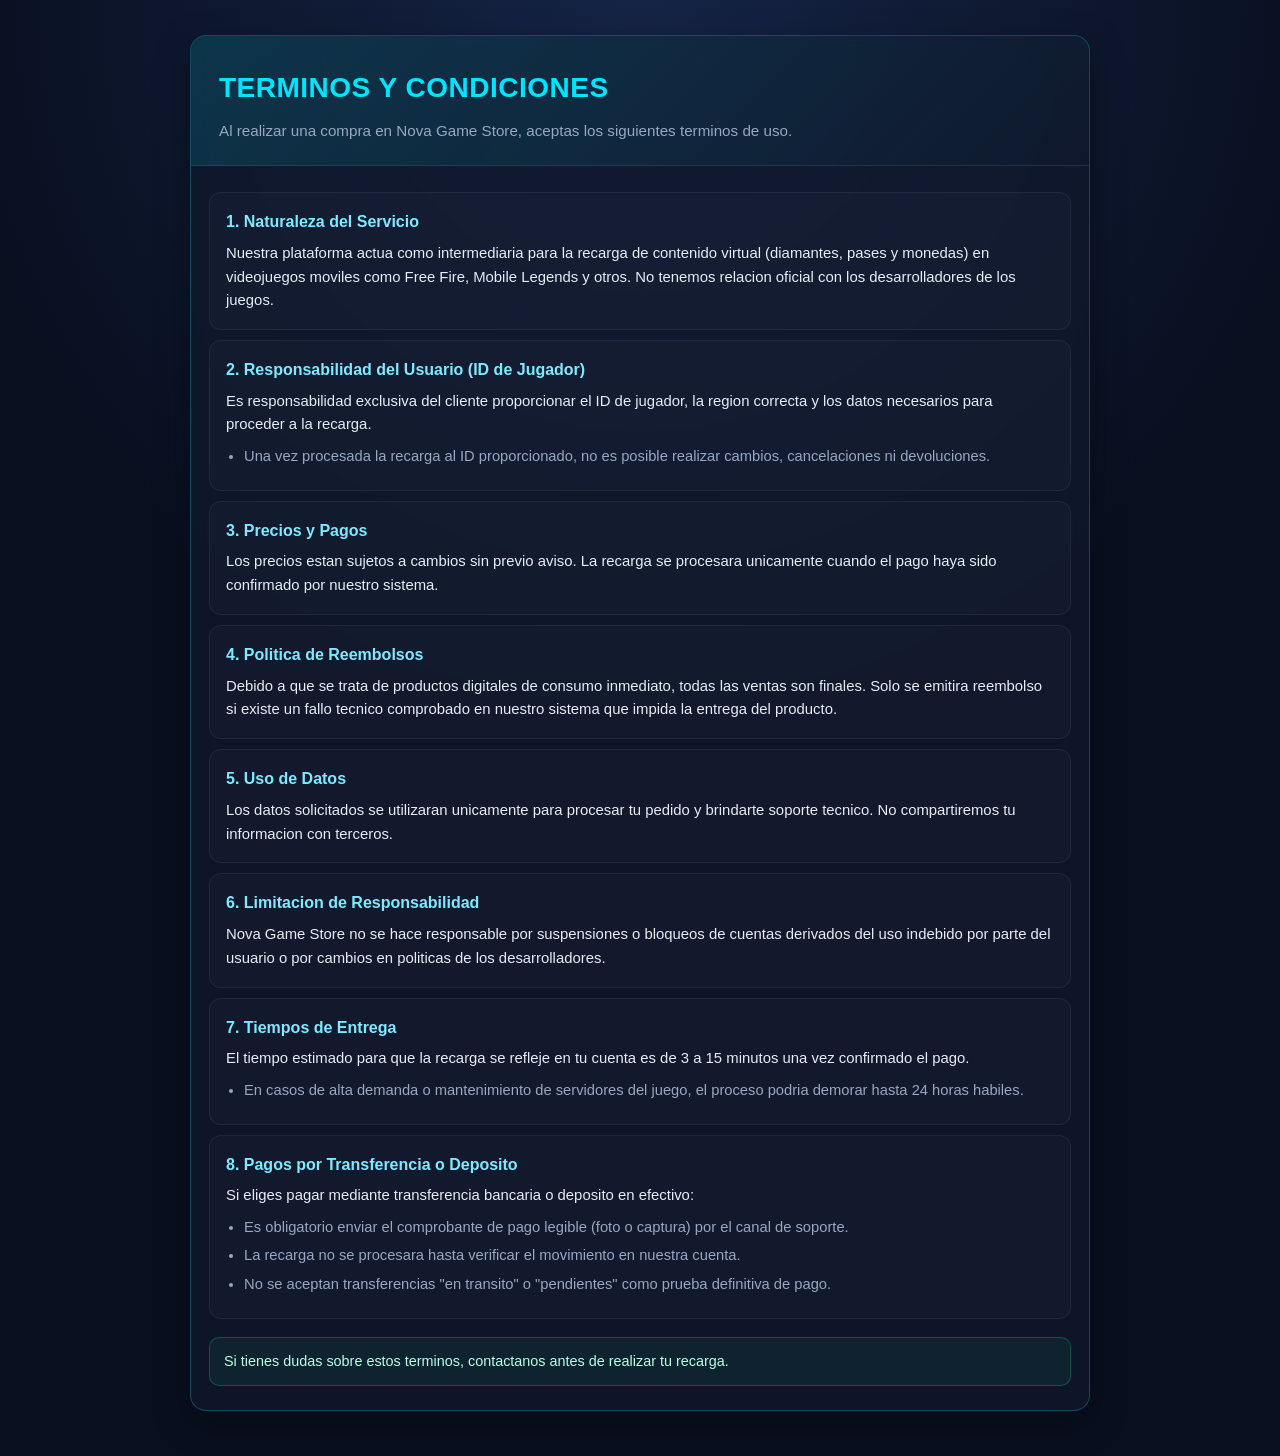
<file: terminos.html>
<!DOCTYPE html>
<html lang="es">

<head>
    <meta charset="UTF-8">
    <meta name="viewport" content="width=device-width, initial-scale=1.0">
    <title>Terminos y Condiciones de Uso</title>
    <style>
        :root {
            --bg: #090f1f;
            --bg-soft: #10182d;
            --card: rgba(16, 24, 45, 0.75);
            --primary: #00e5ff;
            --primary-soft: rgba(0, 229, 255, 0.25);
            --text: #e6edf7;
            --muted: #99a7c2;
            --ok: #11c881;
        }

        * {
            box-sizing: border-box;
            margin: 0;
            padding: 0;
        }

        body {
            font-family: "Segoe UI", Tahoma, Geneva, Verdana, sans-serif;
            background: radial-gradient(circle at top, #152446 0%, var(--bg) 45%);
            color: var(--text);
            min-height: 100vh;
            line-height: 1.6;
            padding: 22px 14px 40px;
        }

        .container {
            max-width: 900px;
            margin: 0 auto;
        }

        .card {
            background: var(--card);
            border: 1px solid var(--primary-soft);
            border-radius: 16px;
            box-shadow: 0 12px 35px rgba(0, 0, 0, 0.35);
            backdrop-filter: blur(8px);
            overflow: hidden;
        }

        .header {
            padding: 26px 22px 18px;
            border-bottom: 1px solid rgba(255, 255, 255, 0.08);
            background: linear-gradient(135deg, rgba(0, 229, 255, 0.14), rgba(0, 0, 0, 0));
        }

        h1 {
            font-size: 1.45rem;
            color: var(--primary);
            letter-spacing: 0.5px;
            text-transform: uppercase;
            margin-bottom: 8px;
        }

        .intro {
            color: var(--muted);
            font-size: 0.95rem;
        }

        .content {
            padding: 12px 12px 20px;
        }

        .item {
            background: rgba(255, 255, 255, 0.02);
            border: 1px solid rgba(255, 255, 255, 0.06);
            border-radius: 12px;
            padding: 14px;
            margin: 10px 0;
        }

        .item h2 {
            font-size: 1rem;
            color: #7feaff;
            margin-bottom: 7px;
        }

        .item p {
            color: var(--text);
            font-size: 0.93rem;
        }

        .item ul {
            margin-top: 8px;
            padding-left: 18px;
        }

        .item li {
            color: var(--muted);
            font-size: 0.92rem;
            margin-bottom: 5px;
        }

        .footer-note {
            margin-top: 18px;
            padding: 12px 14px;
            background: rgba(17, 200, 129, 0.08);
            border: 1px solid rgba(17, 200, 129, 0.3);
            border-radius: 10px;
            font-size: 0.9rem;
            color: #b8ffe3;
        }

        @media (min-width: 768px) {
            body {
                padding: 35px 24px 45px;
            }

            h1 {
                font-size: 1.75rem;
            }

            .header {
                padding: 30px 28px 22px;
            }

            .content {
                padding: 16px 18px 24px;
            }

            .item {
                padding: 16px;
            }
        }
    </style>
</head>

<body>
    <main class="container">
        <section class="card">
            <header class="header">
                <h1>Terminos y Condiciones</h1>
                <p class="intro">Al realizar una compra en Nova Game Store, aceptas los siguientes terminos de uso.</p>
            </header>

            <div class="content">
                <article class="item">
                    <h2>1. Naturaleza del Servicio</h2>
                    <p>Nuestra plataforma actua como intermediaria para la recarga de contenido virtual (diamantes, pases y monedas) en videojuegos moviles como Free Fire, Mobile Legends y otros. No tenemos relacion oficial con los desarrolladores de los juegos.</p>
                </article>

                <article class="item">
                    <h2>2. Responsabilidad del Usuario (ID de Jugador)</h2>
                    <p>Es responsabilidad exclusiva del cliente proporcionar el ID de jugador, la region correcta y los datos necesarios para proceder a la recarga.</p>
                    <ul>
                        <li>Una vez procesada la recarga al ID proporcionado, no es posible realizar cambios, cancelaciones ni devoluciones.</li>
                    </ul>
                </article>

                <article class="item">
                    <h2>3. Precios y Pagos</h2>
                    <p>Los precios estan sujetos a cambios sin previo aviso. La recarga se procesara unicamente cuando el pago haya sido confirmado por nuestro sistema.</p>
                </article>

                <article class="item">
                    <h2>4. Politica de Reembolsos</h2>
                    <p>Debido a que se trata de productos digitales de consumo inmediato, todas las ventas son finales. Solo se emitira reembolso si existe un fallo tecnico comprobado en nuestro sistema que impida la entrega del producto.</p>
                </article>

                <article class="item">
                    <h2>5. Uso de Datos</h2>
                    <p>Los datos solicitados se utilizaran unicamente para procesar tu pedido y brindarte soporte tecnico. No compartiremos tu informacion con terceros.</p>
                </article>

                <article class="item">
                    <h2>6. Limitacion de Responsabilidad</h2>
                    <p>Nova Game Store no se hace responsable por suspensiones o bloqueos de cuentas derivados del uso indebido por parte del usuario o por cambios en politicas de los desarrolladores.</p>
                </article>

                <article class="item">
                    <h2>7. Tiempos de Entrega</h2>
                    <p>El tiempo estimado para que la recarga se refleje en tu cuenta es de 3 a 15 minutos una vez confirmado el pago.</p>
                    <ul>
                        <li>En casos de alta demanda o mantenimiento de servidores del juego, el proceso podria demorar hasta 24 horas habiles.</li>
                    </ul>
                </article>

                <article class="item">
                    <h2>8. Pagos por Transferencia o Deposito</h2>
                    <p>Si eliges pagar mediante transferencia bancaria o deposito en efectivo:</p>
                    <ul>
                        <li>Es obligatorio enviar el comprobante de pago legible (foto o captura) por el canal de soporte.</li>
                        <li>La recarga no se procesara hasta verificar el movimiento en nuestra cuenta.</li>
                        <li>No se aceptan transferencias "en transito" o "pendientes" como prueba definitiva de pago.</li>
                    </ul>
                </article>

                <p class="footer-note">Si tienes dudas sobre estos terminos, contactanos antes de realizar tu recarga.</p>
            </div>
        </section>
    </main>
</body>

</html>
</file>
